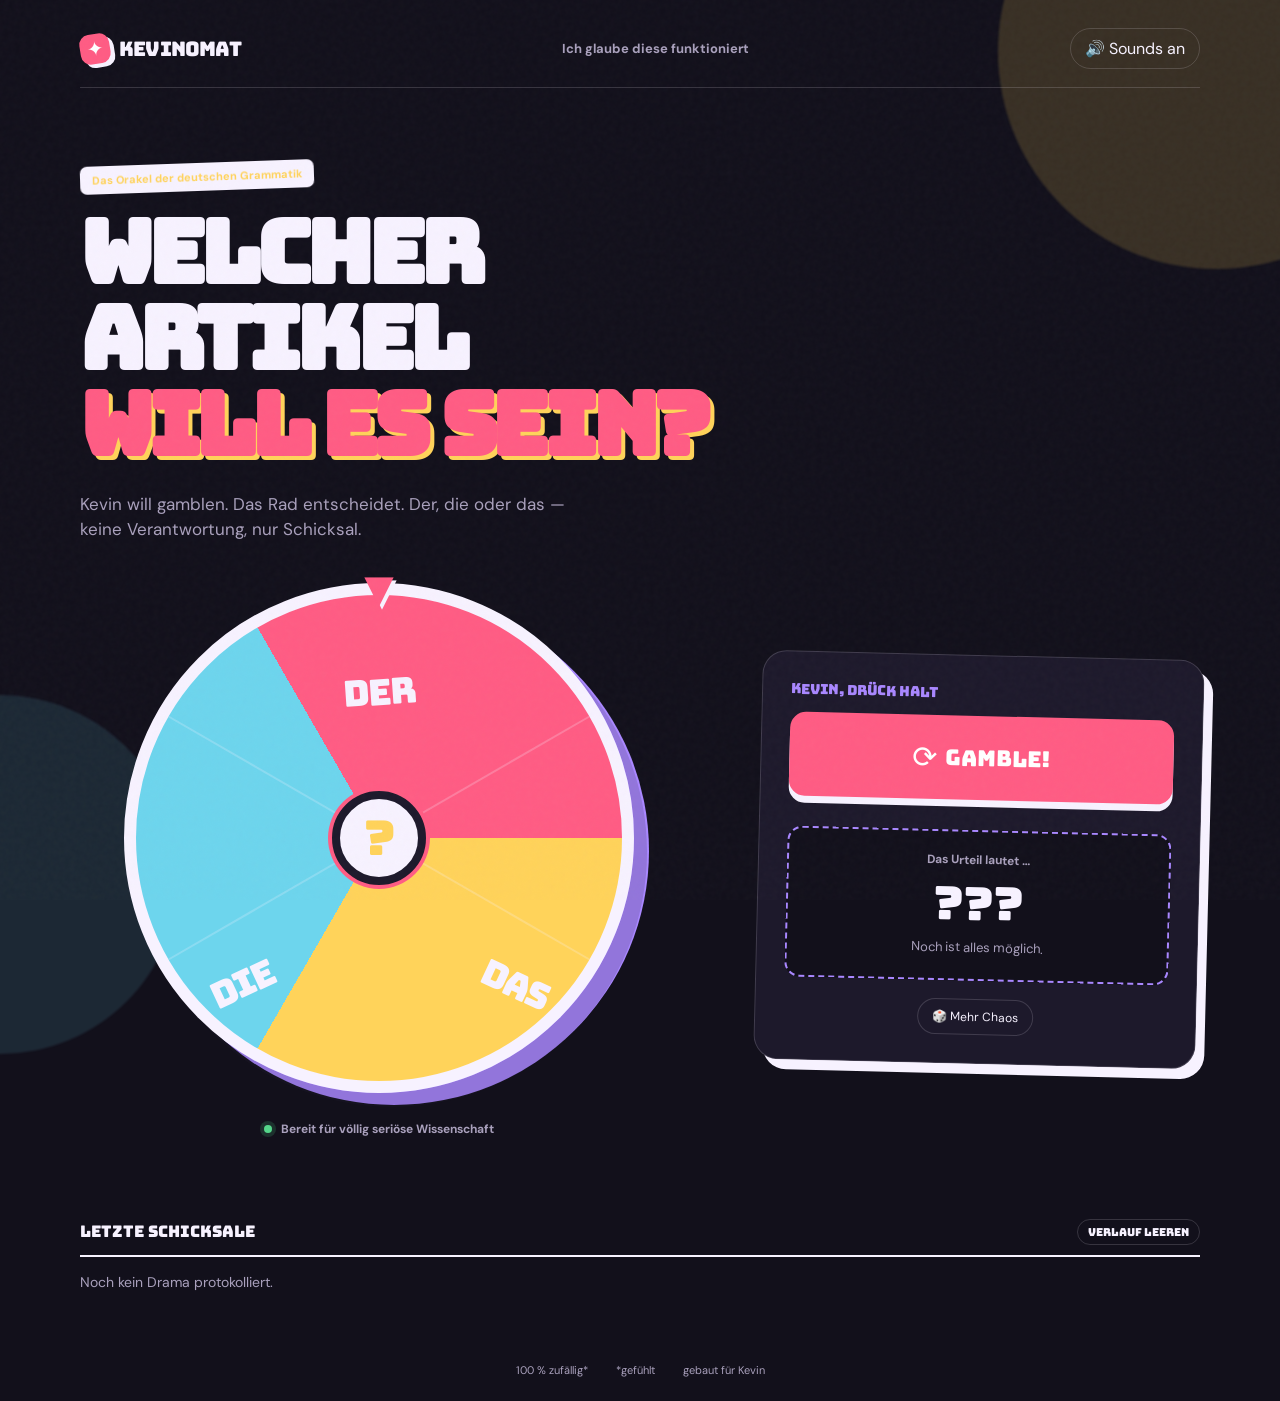
<file: index.html>
<!doctype html>
<html lang="de">
<head>
  <meta charset="utf-8">
  <meta name="viewport" content="width=device-width, initial-scale=1">
  <title>Kevinomat — Ich glaube diese funktioniert</title>
  <link rel="preconnect" href="https://fonts.googleapis.com">
  <link rel="preconnect" href="https://fonts.gstatic.com" crossorigin>
  <link href="https://fonts.googleapis.com/css2?family=Bungee&family=DM+Sans:wght@400;500;700&display=swap" rel="stylesheet">
  <link rel="stylesheet" href="styles.css">
  <link rel="stylesheet" href="dark.css">
</head>
<body>
  <div class="noise"></div>
  <div class="orb orb-one"></div><div class="orb orb-two"></div>
  <main class="app-shell">
    <header class="topbar">
      <div class="brand"><span class="brand-mark">✦</span><span>Kevinomat</span></div>
      <div class="tagline">Ich glaube diese funktioniert</div>
      <button class="sound-toggle" id="soundToggle" type="button" aria-pressed="true">🔊 Sounds an</button>
    </header>

    <section class="hero">
      <div class="eyebrow">Das Orakel der deutschen Grammatik</div>
      <h1>Welcher Artikel<br><span>will es sein?</span></h1>
      <p class="intro">Kevin will gamblen. Das Rad entscheidet. Der, die oder das — keine Verantwortung, nur Schicksal.</p>
    </section>

    <section class="game-grid">
      <div class="wheel-stage">
        <div class="pointer" aria-hidden="true">▼</div>
        <div class="wheel-wrap">
          <div class="wheel" id="wheel" aria-label="Glücksrad mit den Optionen der, die und das">
            <div class="wheel-label label-der">DER</div>
            <div class="wheel-label label-die">DIE</div>
            <div class="wheel-label label-das">DAS</div>
            <div class="wheel-center">?</div>
          </div>
          <div class="wheel-shadow"></div>
        </div>
        <div class="wheel-caption"><span class="live-dot"></span> Bereit für völlig seriöse Wissenschaft</div>
      </div>

      <aside class="control-panel">
        <div class="panel-note">Kevin, drück halt</div>
        <button class="spin-button" id="spinButton" type="button">
          <span class="spin-icon">⟳</span><span>GAMBLE!</span>
        </button>
        <div class="result-card" id="resultCard" aria-live="polite">
          <div class="result-kicker">Das Urteil lautet …</div>
          <div class="result-word" id="resultWord">???</div>
          <div class="result-sub" id="resultSub">Noch ist alles möglich.</div>
        </div>
        <button class="tiny-button" id="chaosButton" type="button">🎲 Mehr Chaos</button>
      </aside>
    </section>

    <section class="history-section">
      <div class="section-heading"><span>Letzte Schicksale</span><button id="clearHistory" type="button">Verlauf leeren</button></div>
      <div class="history-list" id="historyList"><div class="empty-history">Noch kein Drama protokolliert.</div></div>
    </section>

    <footer><span>100 % zufällig*</span><span>*gefühlt</span><span>gebaut für Kevin</span></footer>
  </main>
  <div class="toast" id="toast" role="status"></div>
  <div class="confetti-layer" id="confettiLayer" aria-hidden="true"></div>
  <script src="app.js"></script>
</body>
</html>
</file>
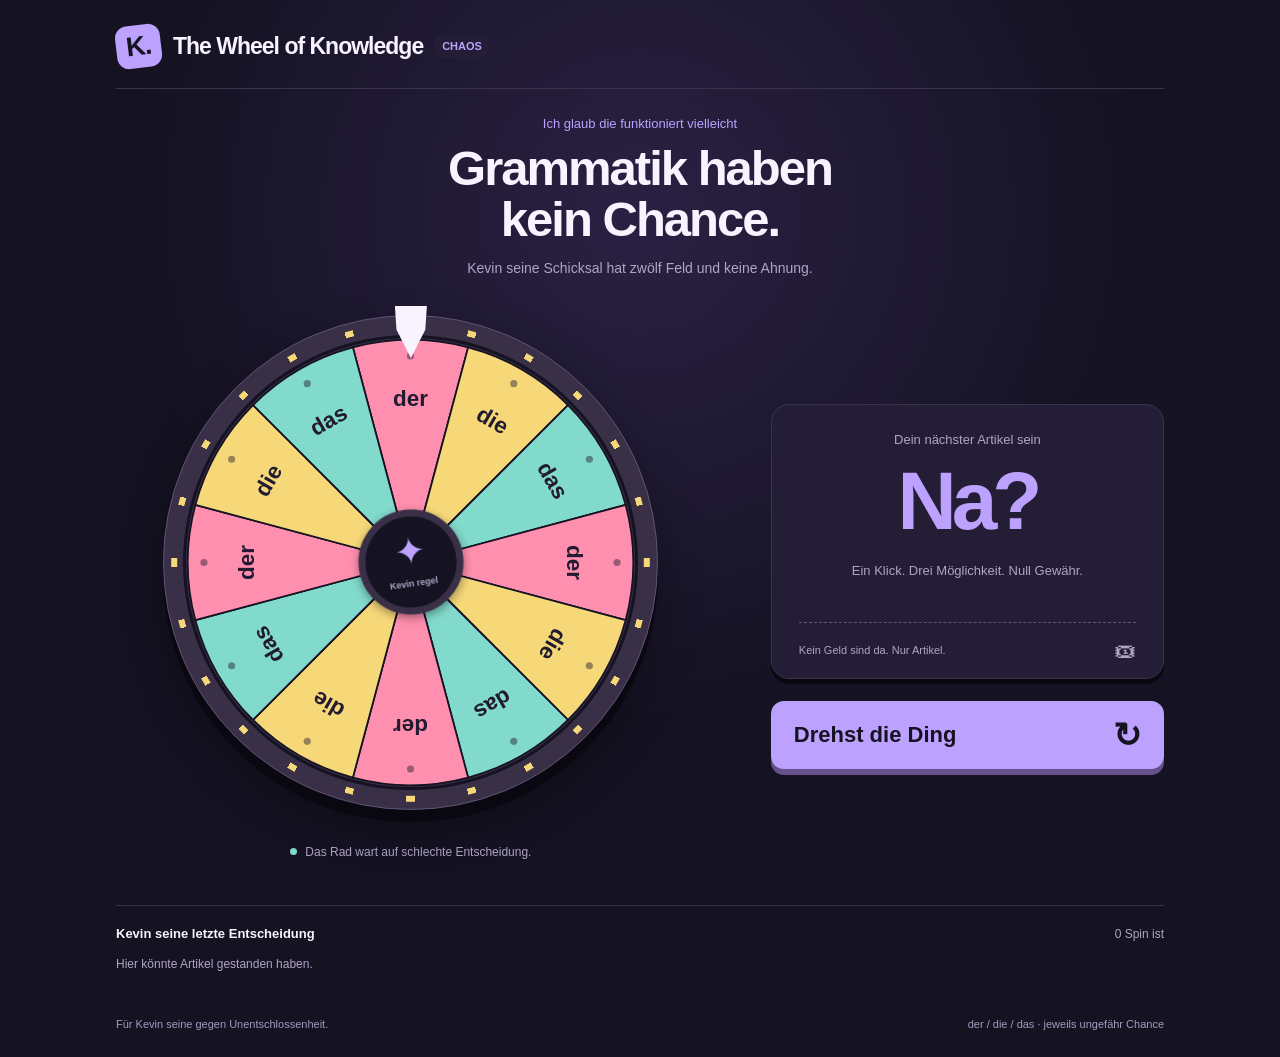
<file: v2/index.html>
<!doctype html>
<html lang="de">
<head>
  <meta charset="utf-8">
  <meta name="viewport" content="width=device-width, initial-scale=1">
  <meta name="theme-color" content="#151222">
  <title>The Wheel of Knowledge</title>
  <link rel="icon" href="data:image/svg+xml,%3Csvg xmlns='http://www.w3.org/2000/svg' viewBox='0 0 64 64'%3E%3Crect width='64' height='64' rx='16' fill='%23bda1ff'/%3E%3Ctext x='32' y='46' text-anchor='middle' font-size='46'%3E🎰%3C/text%3E%3C/svg%3E">
  <link rel="stylesheet" href="style.css?v=4">
  <script src="articles.js?v=4" defer></script>
  <script src="wheel.js?v=4" defer></script>
  <script src="app.js?v=4" defer></script>
</head>
<body>
  <main>
    <header>
      <a class="brand" href="./" aria-label="The Wheel of Knowledge"><span class="brand-icon">K.</span> The Wheel of Knowledge <small>CHAOS</small></a>
    </header>
    <section class="intro">
      <p class="subtitle">Ich glaub die funktioniert vielleicht</p>
      <h1>Grammatik haben<br>kein Chance.</h1>
      <p>Kevin seine Schicksal hat zwölf Feld und keine Ahnung.</p>
    </section>
    <section class="machine" aria-label="Glücksrad von Wissen">
      <div class="stage">
        <div class="wheel-frame">
          <div class="bulbs" aria-hidden="true"></div>
          <div class="pointer" id="pointer" aria-hidden="true"></div>
          <svg id="wheel" viewBox="0 0 500 500" role="img" aria-label="Zwölf Artikelfeld dreht"></svg>
          <div class="hub" aria-hidden="true"><span>✦</span><small>Kevin regel</small></div>
        </div>
        <p class="stage-caption"><span id="statusDot"></span><span id="stageText">Das Rad wart auf schlechte Entscheidung.</span></p>
      </div>
      <div class="console">
        <div class="ticket" id="ticket">
          <p id="resultLabel">Dein nächster Artikel sein</p>
          <div class="result" id="result" aria-live="polite" aria-atomic="true">Na?</div>
          <p id="quip">Ein Klick. Drei Möglichkeit. Null Gewähr.</p>
          <div class="ticket-bottom"><span>Kein Geld sind da. Nur Artikel.</span><span>🎟</span></div>
        </div>
        <button class="spin" id="spin"><span id="spinLabel">Drehst die Ding</span><span class="spin-arrow" aria-hidden="true">↻</span></button>
      </div>
    </section>
    <section class="history-section" aria-label="Bisherige Ergebnisse">
      <div class="history-title"><h2>Kevin seine letzte Entscheidung</h2><span id="count">0 Spin ist</span></div>
      <ol id="history"><li class="empty">Hier könnte Artikel gestanden haben.</li></ol>
    </section>
    <footer><span>Für Kevin seine gegen Unentschlossenheit.</span><span>der / die / das · jeweils ungefähr Chance</span></footer>
  </main>
  <div id="effects" aria-hidden="true"></div>
  <div id="toast" role="status"></div>
</body>
</html>
</file>
<file: styles.css>
:root{--ink:#f7f2ff;--muted:#a9a0bc;--cream:#12101b;--panel:#1d192b;--pink:#ff5c84;--yellow:#ffd35a;--blue:#6dd5ed;--purple:#a987ff;--line:rgba(247,242,255,.16)}
*{box-sizing:border-box}body{margin:0;min-height:100vh;background:var(--cream);color:var(--ink);font-family:"DM Sans",sans-serif;overflow-x:hidden}.noise{position:fixed;inset:0;pointer-events:none;opacity:.07;z-index:5;background-image:url("data:image/svg+xml,%3Csvg viewBox='0 0 180 180' xmlns='http://www.w3.org/2000/svg'%3E%3Cfilter id='n'%3E%3CfeTurbulence type='fractalNoise' baseFrequency='.9' numOctaves='3' stitchTiles='stitch'/%3E%3C/filter%3E%3Crect width='100%25' height='100%25' filter='url(%23n)' opacity='.4'/%3E%3C/svg%3E")}.orb{position:fixed;border-radius:50%;filter:blur(1px);pointer-events:none;z-index:-1}.orb-one{width:34vw;height:34vw;right:-12vw;top:-13vw;background:var(--yellow)}.orb-two{width:28vw;height:28vw;left:-14vw;bottom:-12vw;background:var(--blue)}.app-shell{width:min(1120px,calc(100% - 48px));margin:0 auto;padding:28px 0 24px}.topbar{display:flex;align-items:center;justify-content:space-between;gap:16px;border-bottom:1px solid var(--line);padding-bottom:18px}.brand{font-family:Bungee,sans-serif;font-size:20px;letter-spacing:-.04em;display:flex;align-items:center;gap:9px}.brand-mark{display:grid;place-items:center;width:30px;height:30px;background:var(--pink);color:white;border-radius:10px;transform:rotate(-9deg);box-shadow:4px 4px 0 var(--ink)}.tagline{font-size:13px;color:var(--muted);font-weight:700}.sound-toggle,.tiny-button,.section-heading button{font:inherit;color:var(--ink);background:transparent;border:1px solid var(--line);border-radius:999px;padding:9px 14px;cursor:pointer}.sound-toggle:hover,.tiny-button:hover,.section-heading button:hover{background:#fff}.hero{max-width:690px;padding:75px 0 40px}.eyebrow{display:inline-block;background:var(--ink);color:var(--yellow);font-size:11px;font-weight:700;padding:7px 12px;border-radius:7px;transform:rotate(-2deg);margin-bottom:18px}.hero h1{font-family:Bungee,sans-serif;font-size:clamp(42px,7vw,88px);line-height:.98;letter-spacing:-.06em;margin:0}.hero h1 span{color:var(--pink);text-shadow:4px 4px 0 var(--yellow)}.intro{max-width:490px;color:var(--muted);font-size:17px;line-height:1.5;margin:24px 0 0}.game-grid{display:grid;grid-template-columns:minmax(0,1.15fr) minmax(290px,.85fr);gap:80px;align-items:center}.wheel-stage{text-align:center;position:relative}.pointer{position:absolute;top:-19px;left:50%;transform:translateX(-50%);z-index:3;color:var(--pink);font-size:50px;line-height:1;text-shadow:3px 3px 0 var(--ink)}.wheel-wrap{position:relative;width:min(510px,80vw);aspect-ratio:1;margin:0 auto}.wheel{position:relative;width:100%;height:100%;border:12px solid var(--ink);border-radius:50%;background:conic-gradient(from -30deg,var(--pink) 0deg 120deg,var(--yellow) 120deg 240deg,var(--blue) 240deg 360deg);box-shadow:13px 14px 0 rgba(41,33,59,.18);transition:transform 4s cubic-bezier(.12,.8,.13,1);overflow:hidden}.wheel:before,.wheel:after{content:"";position:absolute;inset:50%;height:100%;width:2px;background:var(--ink);transform:translate(-50%,-50%) rotate(60deg);transform-origin:center;opacity:.22}.wheel:after{transform:translate(-50%,-50%) rotate(-60deg)}.wheel-label{position:absolute;font-family:Bungee,sans-serif;font-size:clamp(20px,4vw,36px);letter-spacing:-.06em;z-index:1}.label-der{top:15%;left:50%;transform:translateX(-50%) rotate(-4deg)}.label-die{bottom:15%;left:15%;transform:rotate(-25deg)}.label-das{bottom:15%;right:15%;transform:rotate(25deg)}.wheel-center{position:absolute;z-index:2;inset:50%;transform:translate(-50%,-50%);width:94px;height:94px;border-radius:50%;background:var(--ink);color:var(--yellow);display:grid;place-items:center;font:48px Bungee,sans-serif;border:8px solid white;box-shadow:0 0 0 4px var(--pink)}.wheel-shadow{position:absolute;z-index:-1;inset:14px -15px -12px 15px;border-radius:50%;background:var(--purple)}.wheel-caption{color:var(--muted);font-size:12px;font-weight:700;margin-top:28px}.live-dot{display:inline-block;width:8px;height:8px;background:#55d68a;border-radius:50%;margin-right:6px;box-shadow:0 0 0 4px rgba(85,214,138,.17)}.control-panel{background:#fff;border:1px solid var(--line);border-radius:24px;padding:28px;box-shadow:9px 10px 0 var(--ink);transform:rotate(1.4deg)}.panel-note{font-family:Bungee,sans-serif;font-size:14px;color:var(--purple);margin-bottom:14px}.spin-button{width:100%;border:0;border-radius:16px;background:var(--pink);color:#fff;box-shadow:0 7px 0 var(--ink);padding:22px 18px;font:22px Bungee,sans-serif;cursor:pointer;transition:transform .12s,box-shadow .12s}.spin-button:hover{background:#ff4265}.spin-button:active{transform:translateY(6px);box-shadow:0 1px 0 var(--ink)}.spin-button:disabled{opacity:.65;cursor:wait}.spin-icon{display:inline-block;font-size:30px;vertical-align:-3px;margin-right:8px}.result-card{margin-top:30px;padding:20px;background:var(--cream);border:2px dashed var(--purple);border-radius:15px;text-align:center}.result-kicker{font-size:12px;color:var(--muted);font-weight:700}.result-word{font:46px Bungee,sans-serif;line-height:1.2;margin:8px 0;color:var(--ink)}.result-sub{font-size:13px;color:var(--muted);min-height:20px}.tiny-button{display:block;margin:18px auto 0;font-size:12px}.history-section{margin-top:82px}.section-heading{display:flex;align-items:center;justify-content:space-between;border-bottom:2px solid var(--ink);padding-bottom:10px;font-family:Bungee,sans-serif;font-size:16px}.section-heading button{font-size:11px;padding:5px 10px}.history-list{display:flex;gap:10px;flex-wrap:wrap;padding-top:16px}.empty-history{color:var(--muted);font-size:14px}.history-chip{padding:11px 14px;border-radius:10px;background:#fff;border:1px solid var(--line);font-weight:700;animation:pop .35s ease both}.history-chip:nth-child(3n){background:var(--blue)}.history-chip:nth-child(3n+2){background:var(--yellow)}.history-chip small{display:block;font-weight:500;color:var(--muted);font-size:10px;margin-top:3px}footer{display:flex;justify-content:center;gap:28px;color:var(--muted);font-size:11px;margin-top:72px}.toast{position:fixed;left:50%;bottom:28px;transform:translate(-50%,20px);opacity:0;background:var(--ink);color:#fff;padding:13px 18px;border-radius:9px;font-weight:700;z-index:10;transition:.25s}.toast.show{opacity:1;transform:translate(-50%,0)}.confetti-layer{position:fixed;inset:0;pointer-events:none;overflow:hidden;z-index:8}.confetti{position:absolute;width:11px;height:18px;top:-30px;animation:fall 1.7s cubic-bezier(.2,.7,.3,1) forwards;transform:rotate(var(--r));background:var(--c)}.emoji-pop{position:absolute;font-size:34px;animation:emoji 1.4s ease-out forwards}@keyframes fall{to{top:110vh;transform:translateX(var(--x)) rotate(700deg)}}@keyframes emoji{0%{transform:translate(-50%,0) scale(.4) rotate(0);opacity:0}20%{opacity:1}100%{transform:translate(-50%,-180px) scale(1.4) rotate(30deg);opacity:0}}@keyframes pop{from{opacity:0;transform:scale(.8) translateY(5px)}to{opacity:1;transform:none}}@media(max-width:780px){.app-shell{width:min(100% - 28px,600px);padding-top:18px}.tagline{display:none}.hero{padding:55px 0 32px}.game-grid{grid-template-columns:1fr;gap:48px}.control-panel{transform:none}.wheel-wrap{width:min(430px,84vw)}.history-section{margin-top:64px}footer{gap:12px;flex-wrap:wrap}}@media(prefers-reduced-motion:reduce){*,*:before,*:after{animation-duration:.01ms!important;transition-duration:.01ms!important}}
</file>
<file: dark.css>
:root {
  --ink: #f7f2ff;
  --muted: #a9a0bc;
  --cream: #12101b;
  --panel: #1d192b;
  --pink: #ff5c84;
  --yellow: #ffd35a;
  --blue: #6dd5ed;
  --purple: #a987ff;
  --line: rgba(247, 242, 255, .16);
}

body { background: #12101b; }
.orb-one { opacity: .16; }
.orb-two { opacity: .12; }
.sound-toggle:hover, .tiny-button:hover, .section-heading button:hover { background: var(--panel); }
.control-panel, .history-chip { background: var(--panel); }
.wheel-center { border-color: var(--panel); }

body.is-spinning .pointer {
  animation: pointerJiggle .14s linear infinite;
}

body.is-spinning .wheel-center {
  animation: centerPulse .22s ease-in-out infinite alternate;
}

body.is-spinning .spin-icon {
  animation: iconSpin .45s linear infinite;
}

@keyframes pointerJiggle {
  0%, 100% { transform: translateX(-50%) rotate(-7deg); }
  50% { transform: translateX(-50%) rotate(7deg); }
}

@keyframes centerPulse {
  from { transform: translate(-50%, -50%) scale(.94) rotate(-5deg); }
  to { transform: translate(-50%, -50%) scale(1.06) rotate(5deg); }
}

@keyframes iconSpin { to { transform: rotate(360deg); } }
</file>
<file: v2/style.css>
:root{color-scheme:dark;--bg:#151222;--panel:#231e35;--text:#f8f3ff;--muted:#b0a5c5;--purple:#bda1ff;--pink:#ff8fae;--yellow:#f6d879;--mint:#81dacb;--line:#3b324e}*{box-sizing:border-box}body{margin:0;background:radial-gradient(circle at 50% 20%,#292143 0,#151222 48%);color:var(--text);font:16px/1.5 'Trebuchet MS',Arial,sans-serif;overflow-x:hidden}button,select{font:inherit}button,a,select{-webkit-tap-highlight-color:transparent}button{cursor:pointer}button:focus-visible,a:focus-visible,select:focus-visible{outline:3px solid var(--mint);outline-offset:5px}main{max-width:1120px;padding:25px 36px 24px;margin:auto}header{display:flex;align-items:center;justify-content:space-between;padding-bottom:20px;border-bottom:1px solid var(--line)}.brand{display:flex;align-items:center;gap:12px;color:var(--text);font-weight:900;font-size:23px;letter-spacing:-1px;text-decoration:none}.brand-icon{background:var(--purple);color:var(--bg);border-radius:12px;padding:1px 10px;font-size:27px;transform:rotate(-7deg)}.brand small{font-size:11px;letter-spacing:0;background:var(--panel);padding:3px 7px;border-radius:5px;color:var(--purple)}.quiet{border:1px solid var(--line);background:transparent;border-radius:10px;padding:10px 16px;color:var(--text)}.quiet:hover{background:var(--panel);border-color:var(--purple)}.intro{text-align:center;margin:25px auto 24px}.subtitle{margin:0;color:var(--purple);font-size:13px}.intro h1{font-family:'Arial Black','Trebuchet MS',sans-serif;font-weight:900;font-size:clamp(32px,4vw,49px);line-height:1.05;letter-spacing:-2px;margin:10px 0}.intro>p:last-child{color:var(--muted);font-size:14px;margin:12px 0}.machine{display:grid;grid-template-columns:minmax(0,1.35fr) minmax(270px,.9fr);gap:65px;align-items:center}.stage{min-width:0}.wheel-frame{width:100%;max-width:495px;aspect-ratio:1;position:relative;margin:12px auto;border-radius:50%;background:#393048;padding:22px;box-shadow:0 12px 0 #090710,0 18px 45px #0005;border:1px solid #615274}.bulbs{position:absolute;inset:0;border-radius:50%;pointer-events:none;background:repeating-conic-gradient(from -1deg,#f6d879 0deg 2deg,transparent 2deg 15deg);mask:radial-gradient(circle,transparent 66.8%,black 67%,black 68.5%,transparent 68.8%)}#wheel{width:100%;height:100%;display:block;border-radius:50%;will-change:transform;box-shadow:0 0 0 3px #151222;transform:rotate(0deg)}.pointer{position:absolute;z-index:3;top:-10px;left:50%;width:32px;height:52px;background:var(--text);clip-path:polygon(0 0,100% 0,95% 46%,50% 100%,5% 46%);transform:translateX(-50%);transform-origin:50% 8px;filter:drop-shadow(0 3px 3px #000)}.hub{position:absolute;top:50%;left:50%;transform:translate(-50%,-50%) rotate(-8deg);width:105px;height:105px;border:7px solid #393048;border-radius:50%;background:var(--bg);display:flex;flex-direction:column;align-items:center;justify-content:center;pointer-events:none;box-shadow:0 3px 10px #0006}.hub span{font-size:38px;color:var(--purple);line-height:1}.hub small{font-size:9px;font-weight:700;color:var(--muted);margin-top:7px}.stage-caption{display:flex;align-items:center;justify-content:center;gap:8px;font-size:12px;color:var(--muted);margin:24px 0 0;min-height:36px;text-align:center}#statusDot{width:7px;height:7px;flex-shrink:0;border-radius:50%;background:var(--mint)}.ticket{position:relative;padding:25px 27px 0;border-radius:18px;background:var(--panel);border:1px solid var(--line);text-align:center;box-shadow:0 5px 0 #090710;overflow:hidden}.ticket>p:first-child{color:var(--muted);font-size:13px;margin:0}.result{font-family:'Arial Black',Arial,sans-serif;font-size:82px;line-height:1.25;letter-spacing:-5px;font-weight:900;color:var(--purple);min-height:103px}.ticket #quip{font-size:13px;color:var(--muted);margin:8px auto 22px;min-height:39px;max-width:240px}.ticket-bottom{display:flex;align-items:center;justify-content:space-between;padding:11px 0;border-top:1px dashed #635474;color:var(--muted);font-size:11px}.ticket-bottom span:last-child{font-size:22px}.spin{width:100%;display:flex;align-items:center;justify-content:space-between;margin-top:22px;padding:17px 23px;border:0;border-radius:13px;background:var(--purple);color:var(--bg);font-size:22px;font-weight:900;box-shadow:0 6px 0 #67518c;transition:background .15s,translate .15s}.spin:hover{background:#ceb8ff}.spin:active{translate:0 4px;box-shadow:0 2px 0 #67518c}.spin:disabled{cursor:progress;background:#947fc1}.spin-arrow{font-size:34px;line-height:1}.settings{display:flex;justify-content:space-between;align-items:center;gap:8px;margin:25px 0 12px;font-size:12px;color:var(--muted)}select{max-width:220px;background:var(--bg);border:1px solid var(--line);padding:7px;color:var(--text);border-radius:6px;font-size:12px}.secret-hint{font-size:11px;text-align:center;color:#d6c8f7;margin:9px 0 15px}.chaos-meter{display:grid;grid-template-columns:auto 1fr auto;align-items:center;gap:9px;color:var(--muted);font-size:11px;margin:12px 0}.chaos-meter>div{height:8px;border-radius:10px;background:#0c0a12;overflow:hidden;border:1px solid #4e4164}.chaos-meter i{display:block;height:100%;width:10%;background:linear-gradient(90deg,var(--mint),var(--yellow),var(--pink));transition:width .35s ease}.chaos-meter b{color:var(--yellow);font-size:14px}.chaos,.meltdown{display:block;width:100%;font-size:13px}.meltdown{border:0;border-radius:9px;padding:10px;background:linear-gradient(90deg,#ff5d91,#f6d879,#a987ff);color:#160f22;font-weight:900;margin-top:10px;box-shadow:0 3px 0 #6a3151}.meltdown:hover{filter:brightness(1.16)}.soundboard{display:grid;grid-template-columns:repeat(3,1fr);gap:7px;margin-top:10px}.soundboard button{border:1px solid var(--line);border-radius:8px;padding:8px 4px;background:#1a1529;color:var(--text);font-size:11px;font-weight:800}.soundboard button:hover{background:#352a4d;border-color:var(--yellow)}.history-section{margin-top:35px;padding-top:18px;border-top:1px solid var(--line)}.history-title{display:flex;align-items:center;justify-content:space-between;gap:10px}.history-title h2{font-size:13px;margin:0}.history-title>span{font-size:12px;color:var(--muted)}#history{display:flex;gap:8px;list-style:none;padding:0;min-height:33px;flex-wrap:wrap;margin:12px 0 0}#history li:not(.empty){padding:5px 13px;border-radius:7px;color:var(--bg);background:var(--chip);font-weight:900;font-size:12px}.empty{font-size:12px;color:var(--muted)}footer{display:flex;justify-content:space-between;gap:12px;color:#a79abf;font-size:11px;margin-top:28px}#effects{position:fixed;inset:0;pointer-events:none;overflow:hidden;z-index:20}.particle{position:absolute;left:var(--left);top:var(--top);font-size:var(--size);animation:fly 2.15s cubic-bezier(.12,.74,.22,1) both;animation-delay:var(--delay);filter:drop-shadow(0 2px 2px #0008)}.particle.goofy{animation-duration:2.4s}@keyframes fly{0%{transform:translate(0,0) rotate(0) scale(.3);opacity:0}12%{opacity:1}100%{transform:translate(var(--dx),var(--dy)) rotate(var(--turn)) scale(1.3);opacity:0}}.flash{position:fixed;inset:0;mix-blend-mode:screen;animation:flash .34s ease-out forwards}.banner{position:fixed;z-index:25;top:21%;left:50%;width:max-content;max-width:94vw;padding:13px 26px;color:#160f22;background:var(--banner);font-family:'Arial Black',Arial,sans-serif;font-size:clamp(18px,4vw,42px);letter-spacing:-1px;transform:translateX(-50%) rotate(-4deg);box-shadow:7px 8px 0 #090710;animation:banner 1.8s cubic-bezier(.15,.9,.2,1) both;text-align:center}.ufo{position:fixed;z-index:22;bottom:-10vh;left:-15vw;font-size:clamp(72px,13vw,190px);animation:ufo 2.5s cubic-bezier(.2,.6,.3,1) forwards;filter:drop-shadow(0 0 18px #81dacb)}@keyframes flash{0%{opacity:0}18%{opacity:.45}100%{opacity:0}}@keyframes banner{0%{transform:translate(-50%,-80px) rotate(-10deg) scale(.4);opacity:0}18%,75%{transform:translate(-50%,0) rotate(-4deg) scale(1);opacity:1}100%{transform:translate(-50%,55px) rotate(3deg) scale(.9);opacity:0}}@keyframes ufo{0%{transform:translate(0,0) rotate(-15deg)}50%{transform:translate(60vw,-70vh) rotate(8deg)}100%{transform:translate(125vw,-120vh) rotate(20deg)}}#toast{position:fixed;bottom:22px;left:50%;transform:translate(-50%,20px);max-width:90vw;width:max-content;border-radius:10px;background:var(--yellow);color:var(--bg);padding:10px 18px;font-size:13px;z-index:30;opacity:0;pointer-events:none;transition:.2s}#toast.show{opacity:1;transform:translate(-50%,0)}body.spinning .bulbs{filter:brightness(1.7);animation:bulb .38s steps(2) infinite}body.spinning #statusDot{background:var(--yellow)}body.spinning .spin-arrow{animation:buttonSpin .8s linear infinite}body.maximum-chaos .wheel-frame{animation:frameJitter .3s steps(2) infinite}body.maximum-chaos .brand-icon{animation:buttonSpin .8s linear infinite}body.disco{animation:disco .24s steps(2) 8}@keyframes buttonSpin{to{transform:rotate(360deg)}}@keyframes bulb{50%{filter:brightness(.7)}}@keyframes frameJitter{50%{translate:2px -2px}}@keyframes disco{0%{background:#151222}25%{background:#2e1644}50%{background:#203a3b}75%{background:#472f1e}100%{background:#151222}}
@media(max-width:760px){main{padding:18px 19px}.brand{font-size:16px;gap:8px}.brand-icon{font-size:21px;padding:1px 8px}.quiet{padding:9px 11px}.intro{margin:23px auto 15px}.intro h1{font-size:36px}.machine{grid-template-columns:1fr;gap:24px}.wheel-frame{max-width:390px;padding:18px}.stage-caption{margin-top:20px;font-size:11px}.console{max-width:440px;width:100%;margin:auto}.ticket{padding:16px 22px 0}.result{font-size:66px;min-height:83px}.ticket #quip{min-height:20px;margin:0 auto 16px}.history-section{margin-top:30px}footer{flex-direction:column;gap:4px}.hub{width:86px;height:86px}.hub span{font-size:31px}.hub small{font-size:8px}.pointer{width:26px;height:43px}.banner{top:16%}}
@media(prefers-reduced-motion:reduce){.particle,.ufo,.flash{display:none}body.spinning .spin-arrow,body.maximum-chaos .wheel-frame,body.maximum-chaos .brand-icon,body.disco{animation:none}.spin{transition:none}}
</file>
